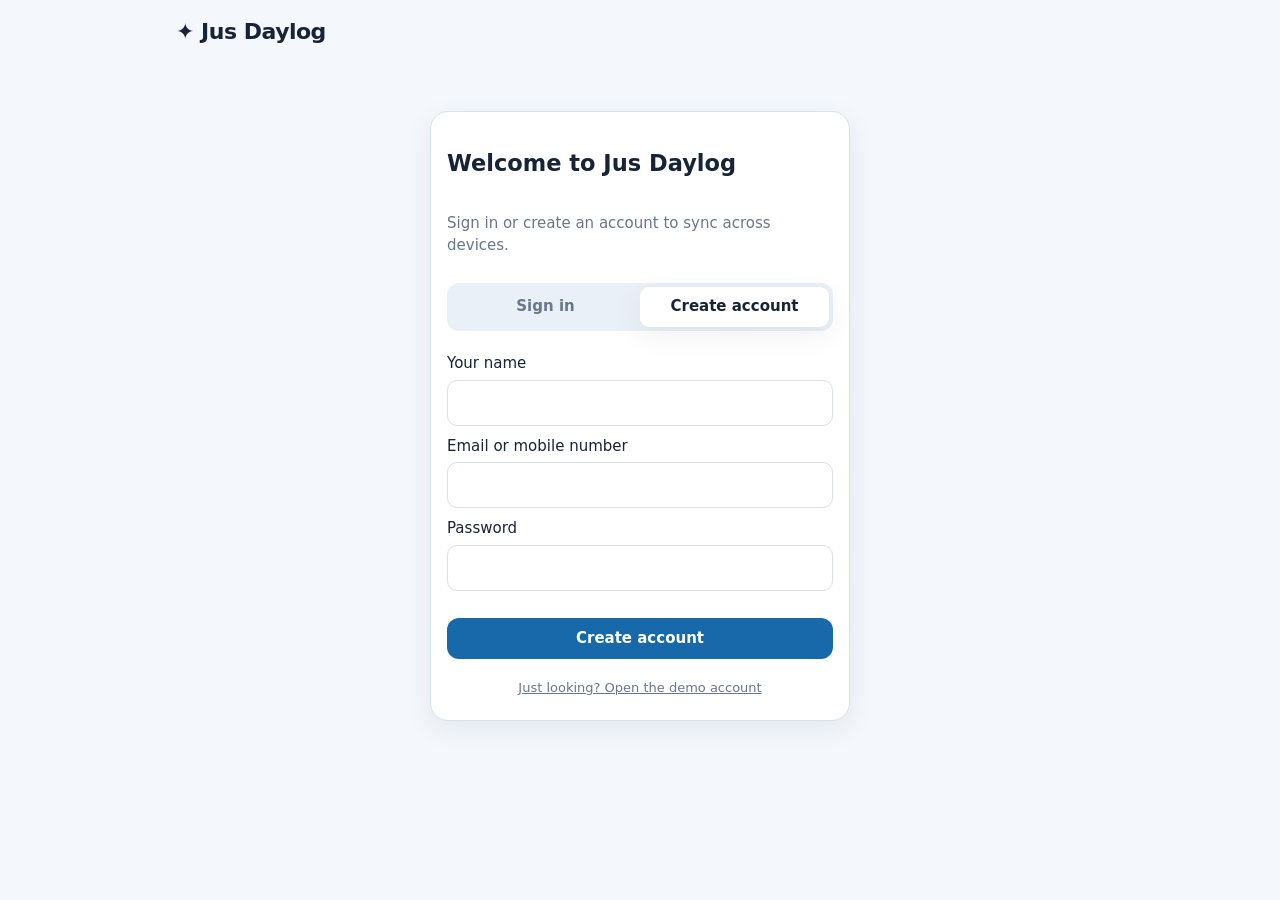
<file: index.html>
<!doctype html>
<html lang="en"><head><meta charset="utf-8"><meta name="viewport" content="width=device-width,initial-scale=1,maximum-scale=1,user-scalable=no,viewport-fit=cover"><meta name="theme-color" content="#1769aa"><meta name="description" content="Jus Daylog: make every day count."><meta name="apple-mobile-web-app-capable" content="yes"><meta name="apple-mobile-web-app-title" content="Jus Daylog"><link rel="manifest" href="./manifest.webmanifest"><link rel="icon" href="./icons/icon.svg"><link rel="apple-touch-icon" href="./icons/icon-192.png"><link rel="stylesheet" href="./styles.css"><title>Jus Daylog</title><script>(function(){try{document.documentElement.dataset.theme=localStorage.getItem('jd-theme')||'auto'}catch(e){}})()</script></head>
<body><main id="app" class="app"><div class="top"><div class="brand">✦ Jus Daylog</div><div id="sync" class="status">Starting…</div></div><section id="root"></section></main><nav id="tabs" class="tabs hidden" aria-label="Main navigation"></nav><div id="toast" class="toast hidden" role="status"></div><script src="./config.js"></script><script src="./logic.js"></script><script src="./app.js"></script><script src="./tweaks.js"></script></body></html>
</file>
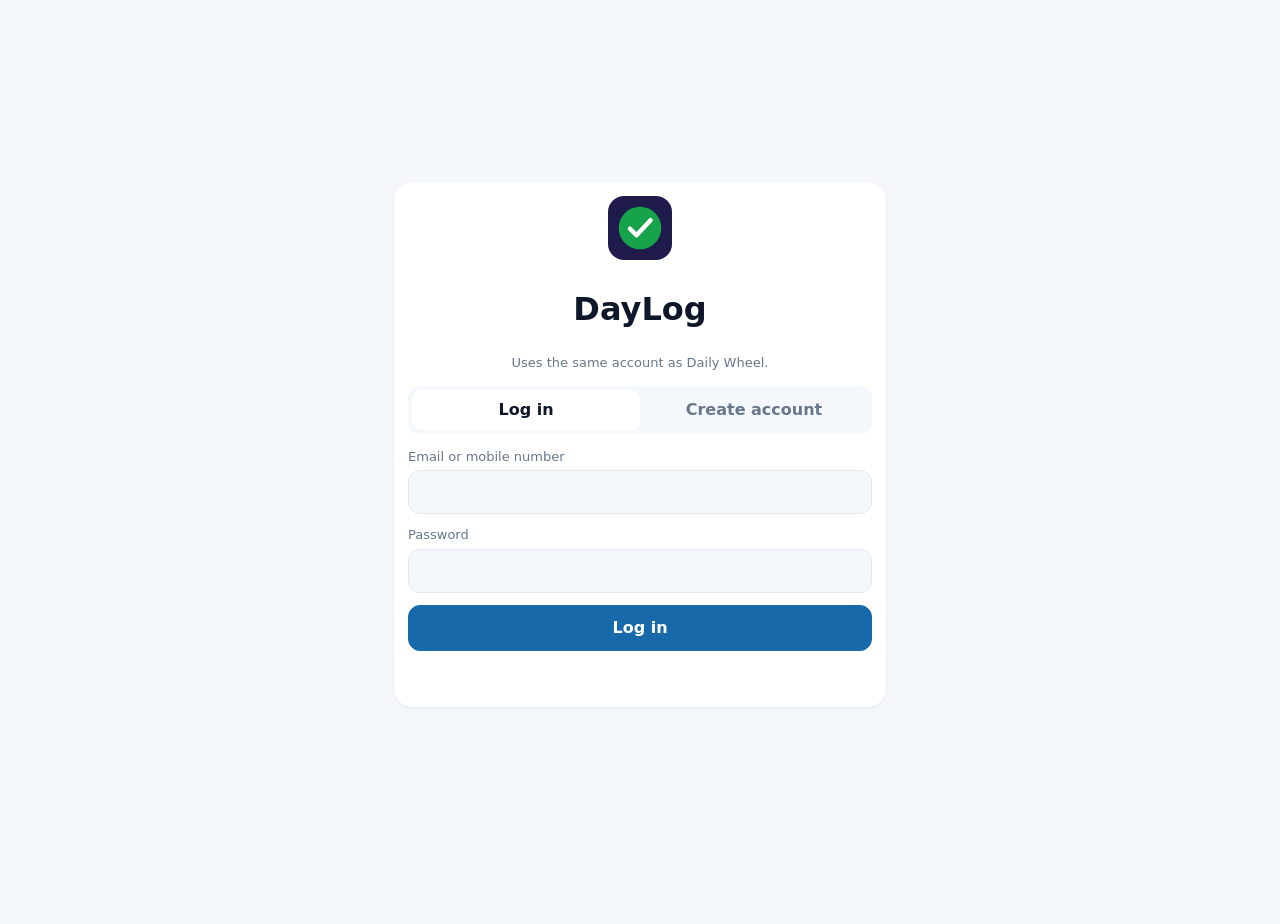
<file: daylog/index.html>
<!doctype html>
<html lang="en">
<head>
  <meta charset="utf-8">
  <meta name="viewport" content="width=device-width, initial-scale=1, viewport-fit=cover">
  <title>DayLog</title>
  <meta name="theme-color" content="#4f46e5">
  <meta name="apple-mobile-web-app-capable" content="yes">
  <meta name="apple-mobile-web-app-title" content="DayLog">
  <link rel="manifest" href="manifest.webmanifest">
  <link rel="icon" href="icon.svg" type="image/svg+xml">
  <link rel="apple-touch-icon" href="icon-192.png">
  <script>try{var t=localStorage.getItem('dl.theme');if(t&&t!=='auto')document.documentElement.dataset.theme=t}catch(e){}</script>
  <link rel="stylesheet" href="styles.css">
  <link rel="stylesheet" href="../themes.css">
</head>
<body>
  <div id="toast" role="status" aria-live="polite"></div>
  <div id="root"></div>
  <!-- Shares the API_URL with Daily Wheel -->
  <script src="../config.js"></script>
  <script src="app.js"></script>
</body>
</html>
</file>
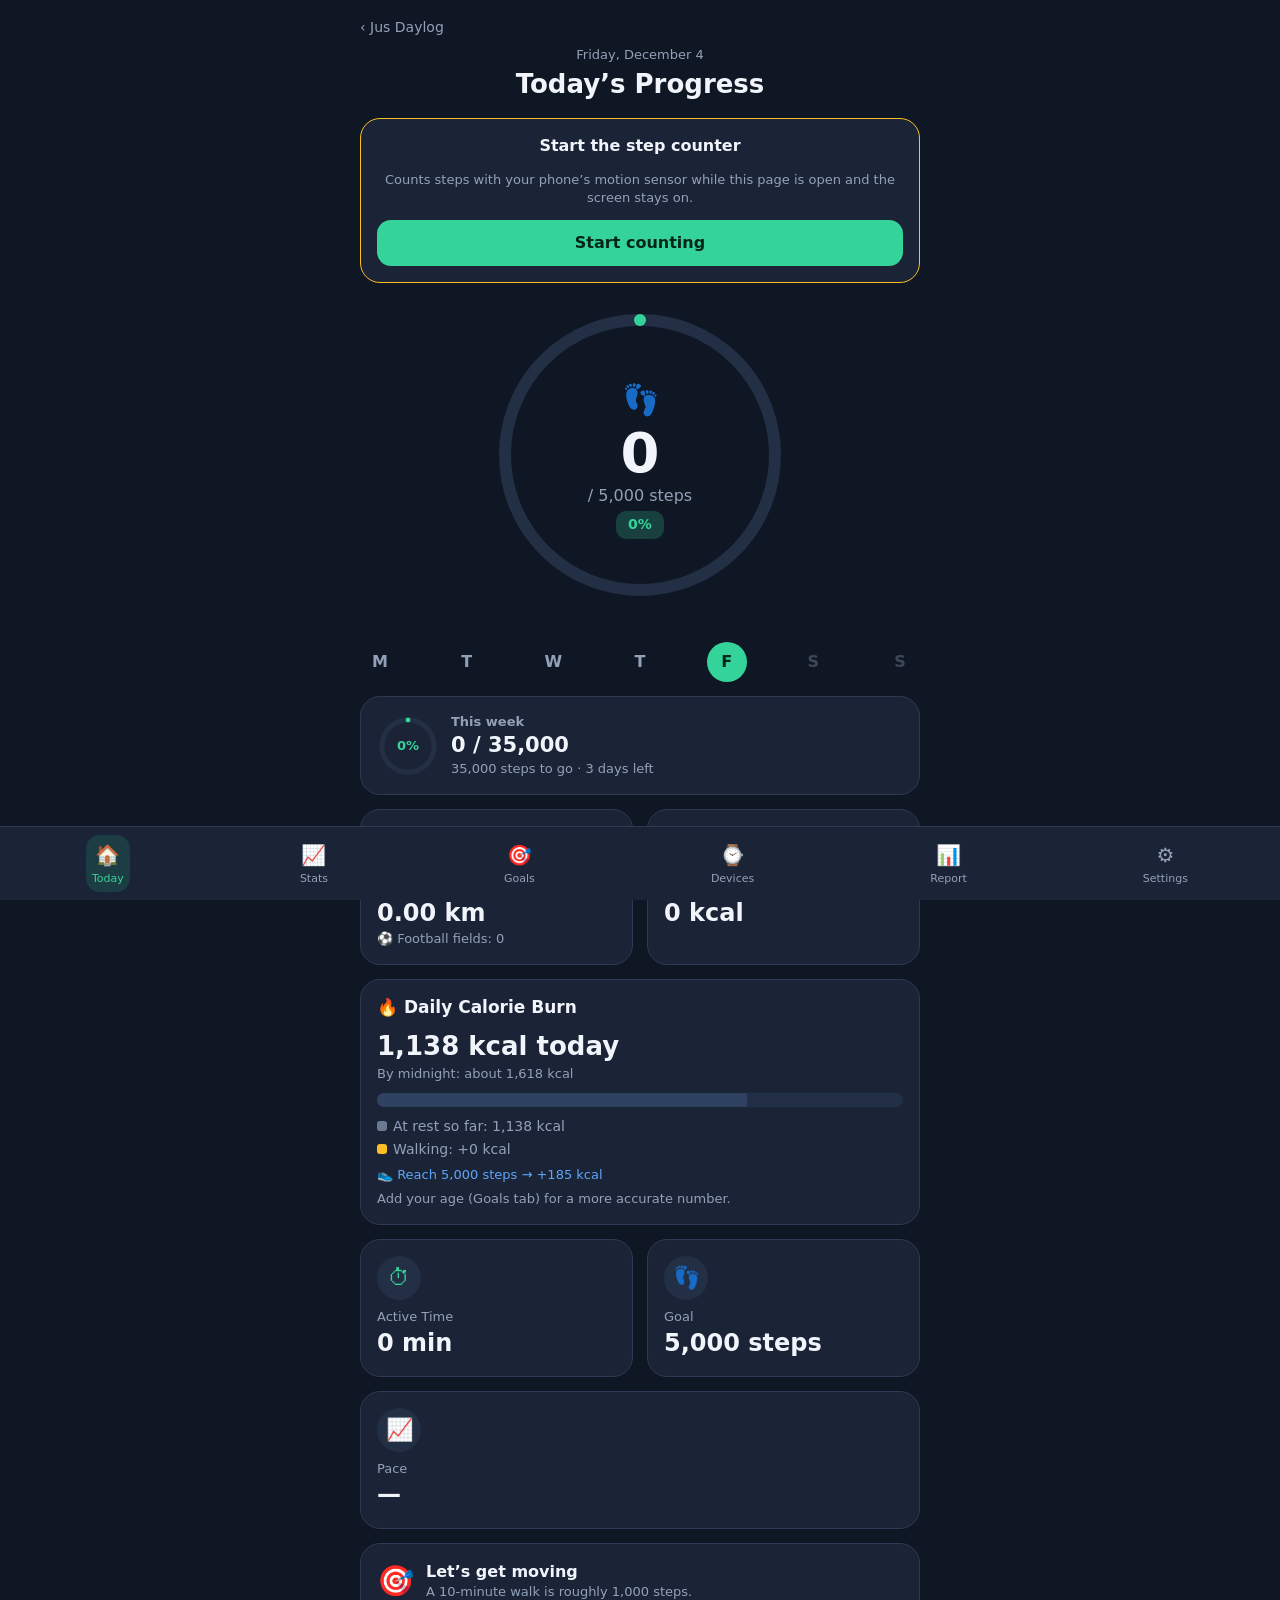
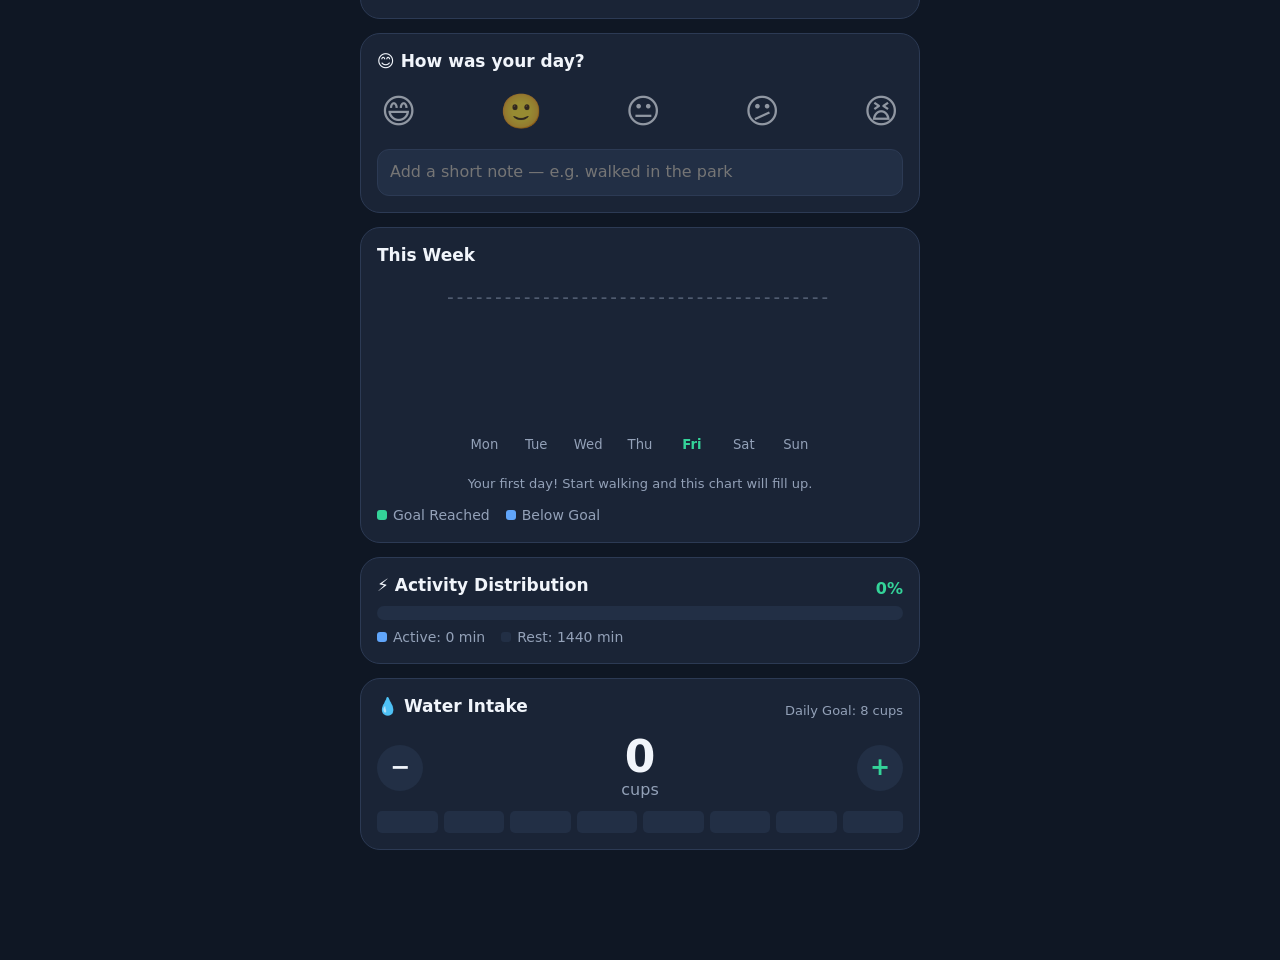
<file: steps/index.html>
<!doctype html>
<html lang="en" data-mode="dark">
<head>
<meta charset="utf-8">
<meta name="viewport" content="width=device-width,initial-scale=1,maximum-scale=1,user-scalable=no,viewport-fit=cover">
<title>Jus Steps</title>
<meta name="theme-color" content="#0f1724">
<link rel="manifest" href="./manifest.webmanifest">
<link rel="icon" href="../icons/icon.svg" type="image/svg+xml">
<link rel="apple-touch-icon" href="../icons/icon-192.png">
<link rel="stylesheet" href="./steps.css">
<script>try{var m=localStorage.getItem('jd-steps-mode')||(({auto:'',amoled:'amoled'})[localStorage.getItem('jd-theme')]||'');if(m)document.documentElement.setAttribute('data-mode',m)}catch(e){}</script>
</head>
<body>
<a class="back" href="../index.html">‹ Jus Daylog</a>
<main id="app"></main>
<nav id="nav"></nav>
<script src="../config.js"></script>
<script src="./calc.js"></script>
<script src="./qr.js"></script>
<script src="./devices.js"></script>
<script src="./steps.js"></script>
</body>
</html>
</file>
<file: styles.css>
@import url("./themes.css");
*{box-sizing:border-box}html{scroll-padding-bottom:90px;touch-action:pan-x pan-y}body{margin:0;background:var(--bg);color:var(--text);font:15px/1.45 system-ui,-apple-system,Segoe UI,sans-serif;padding-bottom:92px}button,input,select{font:inherit}button{cursor:pointer}.app{max-width:960px;margin:auto;padding:16px}.top{display:flex;align-items:center;justify-content:space-between;gap:12px}.brand{font-size:22px;font-weight:800;letter-spacing:-.5px}.muted{color:var(--muted)}.status{font-size:12px;color:var(--muted)}.card{background:var(--surface);border:1px solid var(--border);border-radius:18px;padding:16px;box-shadow:var(--shadow);margin:12px 0}.tabs{position:fixed;z-index:5;bottom:0;left:0;right:0;display:flex;justify-content:center;background:var(--surface);border-top:1px solid var(--border);padding:8px max(8px,env(safe-area-inset-right)) calc(8px + env(safe-area-inset-bottom));gap:4px}.tabs button{border:0;background:transparent;color:var(--muted);padding:8px 10px;border-radius:12px;flex:1;max-width:150px;font-size:12px}.tabs button.active{background:var(--accent2);color:var(--accent);font-weight:700}.btn{border:0;background:var(--accent);color:white;padding:10px 15px;border-radius:12px;font-weight:650}.btn.secondary{background:var(--surface2);color:var(--text)}.btn.small{padding:7px 10px;font-size:13px}.field{display:grid;gap:5px;margin:10px 0}.field input,.field select{width:100%;padding:11px;border:1px solid var(--border);border-radius:10px;background:var(--surface);color:var(--text)}.grid2{display:grid;grid-template-columns:repeat(2,minmax(0,1fr));gap:10px}.stats{display:grid;grid-template-columns:repeat(4,minmax(0,1fr));gap:8px}.stat{background:var(--surface2);padding:11px;border-radius:13px}.stat b{display:block;font-size:20px}.wheel-wrap{display:flex;justify-content:center;align-items:center;overflow:hidden}.wheel{width:min(100%,560px);height:auto;touch-action:manipulation}.wheel text{font-family:system-ui;fill:var(--text)}.day-row{display:flex;align-items:center;gap:10px;padding:9px 0;border-bottom:1px solid var(--border)}.day-row:last-child{border:0}.task-check{width:22px;height:22px;accent-color:var(--green)}.task-name{flex:1}.progress{height:9px;background:var(--surface2);border-radius:99px;overflow:hidden}.progress>i{display:block;height:100%;background:var(--green);width:0}.month-grid{display:grid;grid-template-columns:repeat(7,1fr);gap:5px}.month-day{min-height:64px;border:1px solid var(--border);border-radius:9px;background:var(--surface);padding:5px;font-size:12px;color:var(--text)}.bars{display:flex;gap:2px;margin-top:6px}.bars i{height:5px;flex:1;border-radius:2px;background:var(--grey)}.pill{border-radius:99px;background:var(--surface2);padding:4px 9px;font-size:12px}.friend{display:flex;justify-content:space-between;gap:8px;padding:10px 0;border-bottom:1px solid var(--border)}.swatches{display:flex;flex-wrap:wrap;gap:8px}.swatch{border:2px solid var(--border);border-radius:10px;padding:8px 10px;background:var(--surface);color:var(--text)}.swatch[aria-pressed=true]{border-color:var(--accent)}.stars{letter-spacing:2px;color:var(--amber)}.hidden{display:none!important}.toast{position:fixed;bottom:85px;left:50%;transform:translateX(-50%);background:var(--text);color:var(--bg);padding:9px 14px;border-radius:99px;z-index:10}.auth{max-width:420px;margin:7vh auto}.day-strip{display:flex;gap:6px;overflow:auto}.chip{min-width:42px;text-align:center;border-radius:10px;padding:7px 4px;background:var(--surface2);font-size:11px}.chip b{display:block;font-size:14px}@media(max-width:560px){.app{padding:12px}.stats{grid-template-columns:repeat(2,1fr)}.grid2{grid-template-columns:1fr}.brand{font-size:19px}.tabs button{padding:8px 3px;font-size:11px}.card{padding:13px}}

/* Annual planner additions */
.dashboard-top{display:grid;grid-template-columns:minmax(0,1.25fr) minmax(210px,.75fr);gap:12px;align-items:stretch}
.daily-task-card{margin:0}
.daily-task-list{display:grid;grid-template-columns:1fr 1fr;column-gap:14px}
.compact-task{padding:6px 0;font-size:13px}
.annual-overview{margin:0;display:flex;flex-direction:column;gap:8px}
.annual-number{font-size:44px;line-height:1.1;font-weight:850;color:var(--accent);letter-spacing:-2px}
.annual-overview .stat{padding:8px 10px}
.month-summary{display:grid;grid-template-columns:repeat(4,minmax(0,1fr));gap:9px;margin-top:12px}
.summary-month{display:grid;grid-template-columns:1fr auto;gap:4px;font-size:12px;align-items:center}
.summary-month span{color:var(--muted)}
.summary-month b{font-variant-numeric:tabular-nums}
.summary-month i{grid-column:1/-1;height:6px;border-radius:10px;background:var(--surface2);overflow:hidden}
.summary-month em{display:block;height:100%;background:var(--green);border-radius:10px}
.week-summary{display:grid;grid-template-columns:repeat(13,minmax(0,1fr));gap:4px;margin-top:10px}
.week-cell{background:var(--accent);color:white;border-radius:4px;aspect-ratio:1;display:grid;place-items:center;font-size:9px;min-width:0}
@media(max-width:650px){.dashboard-top{grid-template-columns:1fr}.daily-task-list{grid-template-columns:1fr 1fr}.month-summary{grid-template-columns:repeat(3,minmax(0,1fr))}.week-summary{grid-template-columns:repeat(13,minmax(0,1fr))}}
@media(max-width:390px){.daily-task-list{grid-template-columns:1fr}.week-cell{font-size:8px}}

/* v3: wheel lines, labels, friends, auth, celebration */
.wheel .cell path{fill:none}
.wheel .cell{cursor:pointer}
.wheel .cell .hit{stroke:transparent;pointer-events:stroke}
.wheel .g{stroke:var(--green)}.wheel .r{stroke:var(--red)}.wheel .p{stroke:var(--amber)}
.wheel .f,.wheel .z{stroke:var(--grey);opacity:.45}
.wheel .mlabel,.wheel .dlabel{fill:var(--muted);font-size:8.5px;font-weight:600;text-anchor:middle;dominant-baseline:central}
.wheel .dlabel{font-size:9px}
.wheel .hub{fill:var(--surface);stroke:var(--border)}
.wheel .hubnum{font-size:26px;font-weight:800;text-anchor:middle}
.wheel .hubstars{fill:var(--amber);font-size:13px;text-anchor:middle}
.wheel .outline-today{fill:none;stroke:var(--text);stroke-width:1.6}
.wheel .outline-sel{fill:none;stroke:var(--accent);stroke-width:2.4}
.legend{display:flex;flex-wrap:wrap;gap:6px 14px;font-size:12px;color:var(--muted);margin-top:8px;justify-content:center}
.legend span::before{content:"";display:inline-block;width:14px;height:4px;border-radius:2px;margin-right:5px;vertical-align:middle;background:var(--c)}
.cyclenav{display:flex;align-items:center;gap:8px}
.stars .off{color:var(--grey)}
.bars i.g{background:var(--green)}.bars i.r{background:var(--red)}.bars i.p{background:var(--amber)}
.bars i.f,.bars i.z{background:var(--grey);opacity:.45}
.month-day.today{border-color:var(--text)}.month-day.sel{outline:2px solid var(--accent);outline-offset:1px}
.chip.sel{outline:2px solid var(--accent)}
.miss{color:var(--red);font-weight:600}
.err{color:var(--red);min-height:1.3em;font-size:13px}
.link{background:none;border:0;color:var(--accent);padding:8px;text-decoration:underline;cursor:pointer}
a.link{display:inline-block}
.seg{display:grid;grid-template-columns:1fr 1fr;background:var(--surface2);border-radius:12px;padding:4px;margin:12px 0}
.seg button{border:0;background:none;padding:9px;border-radius:9px;font-weight:650;color:var(--muted)}
.seg button.on{background:var(--surface);color:var(--text);box-shadow:var(--shadow)}
.inline{display:flex;gap:8px;align-items:center;margin-top:8px}
.inline input{flex:1;min-width:0;padding:11px;border:1px solid var(--border);border-radius:10px;background:var(--surface);color:var(--text)}
.stack{display:flex;flex-direction:column;gap:8px}
.friend{display:grid;grid-template-columns:1fr auto;gap:6px 10px;align-items:center}
.friend.me{background:var(--accent2);border-radius:12px;padding:10px}
.fmain b{display:block}
.fstat{display:flex;gap:10px;align-items:center;font-weight:700}
.wk{grid-column:1/-1;display:grid;grid-template-columns:repeat(7,1fr);gap:4px}
.wk i{font-style:normal;text-align:center;border-radius:6px;padding:3px 0;font-size:12px;font-weight:700;color:#fff;background:var(--grey)}
.wk i.g{background:var(--green)}.wk i.r{background:var(--red)}.wk i.p{background:var(--amber)}
.celebrate{position:fixed;inset:0;z-index:40;display:grid;place-items:center;pointer-events:none}
.celebrate .cbox{background:var(--surface);color:var(--text);border-radius:24px;padding:22px 30px;text-align:center;box-shadow:0 12px 44px rgba(0,0,0,.3);animation:cpop .5s cubic-bezier(.2,1.6,.4,1) both}
.celebrate .big{font-size:40px;letter-spacing:4px;color:var(--amber);line-height:1.1}
.celebrate h2{margin:6px 0 2px;font-size:20px}.celebrate p{margin:0;color:var(--muted)}
.confetti i{position:fixed;top:-16px;width:8px;height:14px;border-radius:2px;animation:cfall 1.9s ease-in forwards}
@keyframes cpop{from{transform:scale(.4);opacity:0}to{transform:scale(1);opacity:1}}
@keyframes cfall{to{transform:translateY(108vh) rotate(600deg)}}
@media (prefers-reduced-motion:reduce){.confetti{display:none}.celebrate .cbox{animation:none}}
.chip{border:1px solid var(--border);color:var(--text);cursor:pointer}

/* v4: zoom only the wheel */
html{touch-action:pan-x pan-y;-webkit-text-size-adjust:100%}
.wheel-wrap{position:relative;overflow:hidden;border-radius:14px;display:block}
.zoomlayer{width:100%;transform-origin:0 0;will-change:transform;display:flex;justify-content:center}
.wheel-wrap.zoomed{cursor:grab;touch-action:none}
.zoomctl{position:absolute;right:6px;top:6px;display:grid;gap:6px;z-index:2}
.zoomctl button{width:36px;height:36px;border-radius:50%;border:1px solid var(--border);background:var(--surface);color:var(--text);font-size:18px;line-height:1;box-shadow:var(--shadow)}
.or{display:flex;align-items:center;gap:10px;color:var(--muted);font-size:12px;margin:14px 0}.or:before,.or:after{content:"";flex:1;height:1px;background:var(--border)}
.gbtn{display:flex;justify-content:center;min-height:44px}
</file>
<file: daylog/styles.css>
:root{--bg:#f5f6fb;--card:#fff;--ink:#0f172a;--muted:#64748b;--line:#e2e8f0;--accent:#4f46e5;
  --green:#16a34a;--red:#dc2626;--amber:#f59e0b;--faint:#cbd5e1}
@media (prefers-color-scheme:dark){:root{--bg:#0d1020;--card:#161a30;--ink:#e8ecf8;--muted:#98a2c0;--line:#262c4a;
  --accent:#818cf8;--green:#22c55e;--red:#f87171;--amber:#fbbf24;--faint:#34406a}}
*{box-sizing:border-box;-webkit-tap-highlight-color:transparent}
html,body{margin:0}
body{font:16px/1.4 system-ui,-apple-system,"Segoe UI",Roboto,sans-serif;background:var(--bg);color:var(--ink);
  padding:env(safe-area-inset-top) 0 calc(24px + env(safe-area-inset-bottom))}
[hidden]{display:none!important}
button{font:inherit;color:inherit;cursor:pointer}
.wrap{max-width:520px;margin:0 auto;padding:14px}
.top{display:flex;justify-content:space-between;align-items:center;margin-bottom:10px}
.top h1{margin:0;font-size:22px}.top span{font-size:12px;color:var(--muted)}
.card{background:var(--card);border-radius:18px;padding:14px;margin-bottom:12px;box-shadow:0 1px 3px rgba(15,23,42,.08)}
.hero{display:flex;align-items:center;gap:16px}
.ring{width:96px;height:96px;flex:none}
.ring circle{fill:none;stroke-width:10}
.ring .bg{stroke:var(--line)}.ring .fg{stroke:var(--green);stroke-linecap:round;transform:rotate(-90deg);transform-origin:50% 50%;transition:stroke-dashoffset .3s}
.ring text{font-size:24px;font-weight:800;fill:var(--ink);text-anchor:middle}
.hero h2{margin:0;font-size:18px}.hero p{margin:2px 0 0;color:var(--muted);font-size:14px}
.miss{color:var(--red);font-weight:600}
.week{display:grid;grid-template-columns:repeat(7,1fr);gap:5px}
.wd{border:1px solid var(--line);background:var(--bg);border-radius:12px;padding:5px 3px 6px;display:flex;flex-direction:column;align-items:center;gap:3px}
.wd small{font-size:10px;color:var(--muted)}.wd b{font-size:14px}
.wd.sel{outline:2px solid var(--accent);outline-offset:1px}
.bars{display:flex;gap:1px;height:20px;width:80%}
.bars i{flex:1;border-radius:1px;background:var(--faint)}
.bars i.g{background:var(--green)}.bars i.r{background:var(--red)}.bars i.p{background:var(--amber)}
.bars i.f,.bars i.z{opacity:.3}
ul{list-style:none;margin:0;padding:0}
.t{display:flex;align-items:center;gap:12px;width:100%;text-align:left;border:0;background:none;padding:13px 4px;border-bottom:1px solid var(--line)}
li:last-child .t{border-bottom:0}
.box{width:26px;height:26px;border-radius:8px;border:2px solid var(--faint);flex:none;display:grid;place-items:center;font-size:16px;color:#fff}
.t.on .box{background:var(--green);border-color:var(--green)}
.t.on .tn{color:var(--muted);text-decoration:line-through}
.t.miss .box{border-color:var(--red)}
.t:disabled{opacity:.55}
.note{color:var(--muted);font-size:13px;margin:6px 0 0}
.btn{border:1px solid var(--line);background:var(--card);padding:11px 16px;border-radius:12px;font-weight:600}
.btn.primary{background:var(--accent);color:#fff;border-color:var(--accent)}
.btn.wide{width:100%}
.link{background:none;border:0;color:var(--accent);padding:8px;text-decoration:underline}
.fld{display:block;margin:0 0 12px;font-size:13px;color:var(--muted)}
.fld input{display:block;width:100%;margin-top:4px;padding:12px;border:1px solid var(--line);border-radius:12px;background:var(--bg);font-size:16px;color:var(--ink)}
.seg{display:grid;grid-template-columns:1fr 1fr;background:var(--bg);border-radius:12px;padding:4px;margin-bottom:14px}
.seg button{border:0;background:none;padding:9px;border-radius:9px;font-weight:600;color:var(--muted)}
.seg button.on{background:var(--card);color:var(--ink)}
.err{color:var(--red);min-height:1.2em;font-size:13px}
.auth{min-height:100vh;display:flex;align-items:center}
.auth .card{width:100%;text-align:center}.auth form{text-align:left}
.logo{width:64px;height:64px;border-radius:16px}
#toast{position:fixed;left:50%;bottom:30px;transform:translate(-50%,20px);background:#0f172a;color:#fff;padding:10px 16px;border-radius:12px;font-size:14px;opacity:0;pointer-events:none;transition:.25s;z-index:20}
#toast.show{opacity:1;transform:translate(-50%,0)}
</file>
<file: themes.css>
/* Shared by Daily Wheel and DayLog. */
:root { color-scheme: light dark; --bg:#f4f7fb; --surface:#fff; --surface2:#eaf0f7; --text:#172337; --muted:#68778b; --accent:#1769aa; --accent2:#e5f2ff; --border:#d8e1ec; --green:#159957; --red:#d84a4a; --amber:#d99a16; --grey:#c9d1dc; --shadow:0 8px 28px #13243a12; }
:root[data-theme="ocean"] { --bg:#edf7fa;--surface:#fff;--surface2:#e0f1f5;--text:#12313d;--muted:#5e7b85;--accent:#087e8b;--accent2:#d9f2f3;--border:#c8e1e5; }
:root[data-theme="sunrise"] { --bg:#fff5ee;--surface:#fff;--surface2:#ffeadc;--text:#422719;--muted:#8c6b5c;--accent:#d66a35;--accent2:#ffe4d4;--border:#f1d6c7; }
:root[data-theme="forest"] { --bg:#eff6ef;--surface:#fff;--surface2:#e2eee1;--text:#1e3522;--muted:#667d69;--accent:#397747;--accent2:#e0f1e3;--border:#d0e2d1; }
:root[data-theme="lavender"] { --bg:#f6f2fc;--surface:#fff;--surface2:#eee7fa;--text:#302442;--muted:#796b8d;--accent:#7954a5;--accent2:#eee4fa;--border:#ded2ee; }
:root[data-theme="midnight"] { color-scheme:dark;--bg:#101827;--surface:#192437;--surface2:#24334b;--text:#edf3fc;--muted:#a2b1c6;--accent:#70b7ff;--accent2:#203b59;--border:#34445c;--green:#45c98a;--red:#ff7777;--amber:#f4c45b;--grey:#536176; }
:root[data-theme="amoled"] { color-scheme:dark;--bg:#000;--surface:#090909;--surface2:#151515;--text:#f5f5f5;--muted:#aaa;--accent:#7ab8ff;--accent2:#142337;--border:#292929;--green:#42d392;--red:#ff6b6b;--amber:#f6c65b;--grey:#555; }
@media(prefers-color-scheme:dark){:root[data-theme="auto"]{color-scheme:dark;--bg:#111a28;--surface:#1b2739;--surface2:#27354a;--text:#edf3fc;--muted:#a4b2c7;--accent:#79baff;--accent2:#233d59;--border:#394a62;--green:#45c98a;--red:#ff7777;--amber:#f4c45b;--grey:#56647a}}
</file>
<file: steps/steps.css>
:root{--bg:#0f1724;--card:#1a2436;--card2:#222f45;--text:#f1f5fb;--muted:#93a1b8;--line:#2c3a54;--accent:#34d399;--accent2:#fbbf24;--blue:#60a5fa;--red:#f87171;--orange:#fb923c;color-scheme:dark}
:root[data-mode=light]{--bg:#f3f6fb;--card:#fff;--card2:#eaf0f8;--text:#14202f;--muted:#5d6b80;--line:#d9e2ee;--accent:#0f9d6c;--accent2:#d97706;--blue:#2563eb;--red:#dc2626;--orange:#ea580c;color-scheme:light}
:root[data-mode=amoled]{--bg:#000;--card:#0e131b;--card2:#18202c;--line:#222c3b}
*{box-sizing:border-box;-webkit-tap-highlight-color:transparent}
html{touch-action:pan-x pan-y}
body{margin:0;background:var(--bg);color:var(--text);font:16px/1.4 system-ui,-apple-system,Segoe UI,Roboto,sans-serif;padding:max(14px,env(safe-area-inset-top)) 16px 110px}
main{max-width:560px;margin:0 auto;display:grid;gap:14px}
h1{font-size:26px;margin:2px 0;text-align:center}h2{font-size:17px;margin:0 0 8px}
.center{text-align:center}.muted{color:var(--muted)}.small{font-size:13px}
.card{background:var(--card);border-radius:20px;padding:16px;border:1px solid var(--line)}
.row{display:flex;align-items:center;gap:12px}.grow{flex:1}.between{justify-content:space-between}
.grid2{display:grid;grid-template-columns:1fr 1fr;gap:14px}
.pill{display:inline-block;padding:4px 12px;border-radius:10px;background:color-mix(in srgb,var(--accent) 22%,transparent);color:var(--accent);font-weight:700;font-size:14px}
.pill.warn{background:color-mix(in srgb,var(--accent2) 22%,transparent);color:var(--accent2)}
button{font:inherit;color:inherit;cursor:pointer}
.btn{background:var(--accent);color:#04251a;border:0;border-radius:14px;padding:12px 18px;font-weight:700}
.btn.ghost{background:var(--card2);color:var(--text)}.btn.small{padding:6px 12px;border-radius:10px;font-size:14px}.btn.wide{width:100%}
.ringbox{position:relative;width:min(78vw,300px);aspect-ratio:1;margin:8px auto}
.ringbox svg{width:100%;height:100%;transform:rotate(-90deg)}.ringbox .in{position:absolute;inset:0;display:grid;place-content:center;text-align:center;gap:4px}
.big{font-size:56px;font-weight:800;line-height:1}.ico{font-size:30px}
.days{display:flex;justify-content:space-between;gap:6px;margin-top:8px}
.day{width:40px;height:40px;border-radius:50%;border:0;background:transparent;color:var(--muted);font-weight:700}
.day.on{background:var(--accent);color:#04251a}.day.met:not(.on){box-shadow:inset 0 0 0 2px var(--accent);color:var(--text)}.day.fut{opacity:.35}
.mini{width:62px;height:62px;position:relative}.mini svg{width:100%;height:100%;transform:rotate(-90deg)}.mini b{position:absolute;inset:0;display:grid;place-content:center;font-size:13px;color:var(--accent)}
.stat .ic{width:44px;height:44px;border-radius:50%;display:grid;place-content:center;font-size:22px;background:var(--card2);margin-bottom:8px}.stat b{font-size:24px;display:block}
.bar{height:14px;border-radius:7px;background:var(--card2);overflow:hidden;display:flex}.bar i{display:block;height:100%}
.legend{display:flex;gap:16px;flex-wrap:wrap;margin-top:8px;font-size:14px;color:var(--muted)}.legend span:before{content:"";display:inline-block;width:10px;height:10px;border-radius:3px;margin-right:6px;background:var(--c)}
.moods{display:flex;justify-content:space-between;margin:10px 0}.moods button{background:none;border:0;font-size:34px;opacity:.55;border-radius:50%;padding:4px}.moods button.on{opacity:1;background:var(--card2)}
input,select,textarea{font:inherit;color:var(--text);background:var(--card2);border:1px solid var(--line);border-radius:12px;padding:11px 12px;width:100%}
label{display:grid;gap:4px;font-size:14px;color:var(--muted)}
.chart{width:100%;height:180px}.chart text{fill:var(--muted);font-size:11px}
.cups{display:grid;grid-template-columns:repeat(8,1fr);gap:6px;margin-top:10px}.cups i{height:22px;border-radius:5px;background:var(--card2)}.cups i.f{background:var(--blue)}
.round{width:46px;height:46px;border-radius:50%;border:0;background:var(--card2);font-size:24px;font-weight:700}
nav{position:fixed;left:0;right:0;bottom:0;background:var(--card);border-top:1px solid var(--line);display:flex;justify-content:space-around;padding:8px 4px max(8px,env(safe-area-inset-bottom));z-index:5}
nav button{background:none;border:0;display:grid;gap:2px;place-items:center;color:var(--muted);font-size:12px;padding:6px 10px;border-radius:14px}nav button span{font-size:22px}nav button.on{color:var(--accent);background:color-mix(in srgb,var(--accent) 14%,transparent)}
table{width:100%;border-collapse:collapse;font-size:14px}th,td{padding:8px 4px;text-align:right;border-bottom:1px solid var(--line)}th:first-child,td:first-child{text-align:left}
.toast{position:fixed;left:50%;bottom:92px;transform:translateX(-50%);background:var(--card2);border:1px solid var(--line);padding:10px 16px;border-radius:14px;z-index:9;max-width:90vw}
.banner{border-color:var(--accent2)}a{color:var(--blue)}
.grid2>:last-child:nth-child(odd){grid-column:1/-1}
nav button{padding:6px 6px;font-size:11px}nav button span{font-size:20px}textarea{resize:vertical}
.link{cursor:pointer}details summary{cursor:pointer}
.back{display:inline-block;max-width:560px;margin:0 auto 4px;color:var(--muted);text-decoration:none;font-size:14px;padding:4px 0}body>.back{position:relative;left:max(0px,calc(50% - 280px))}
</file>
